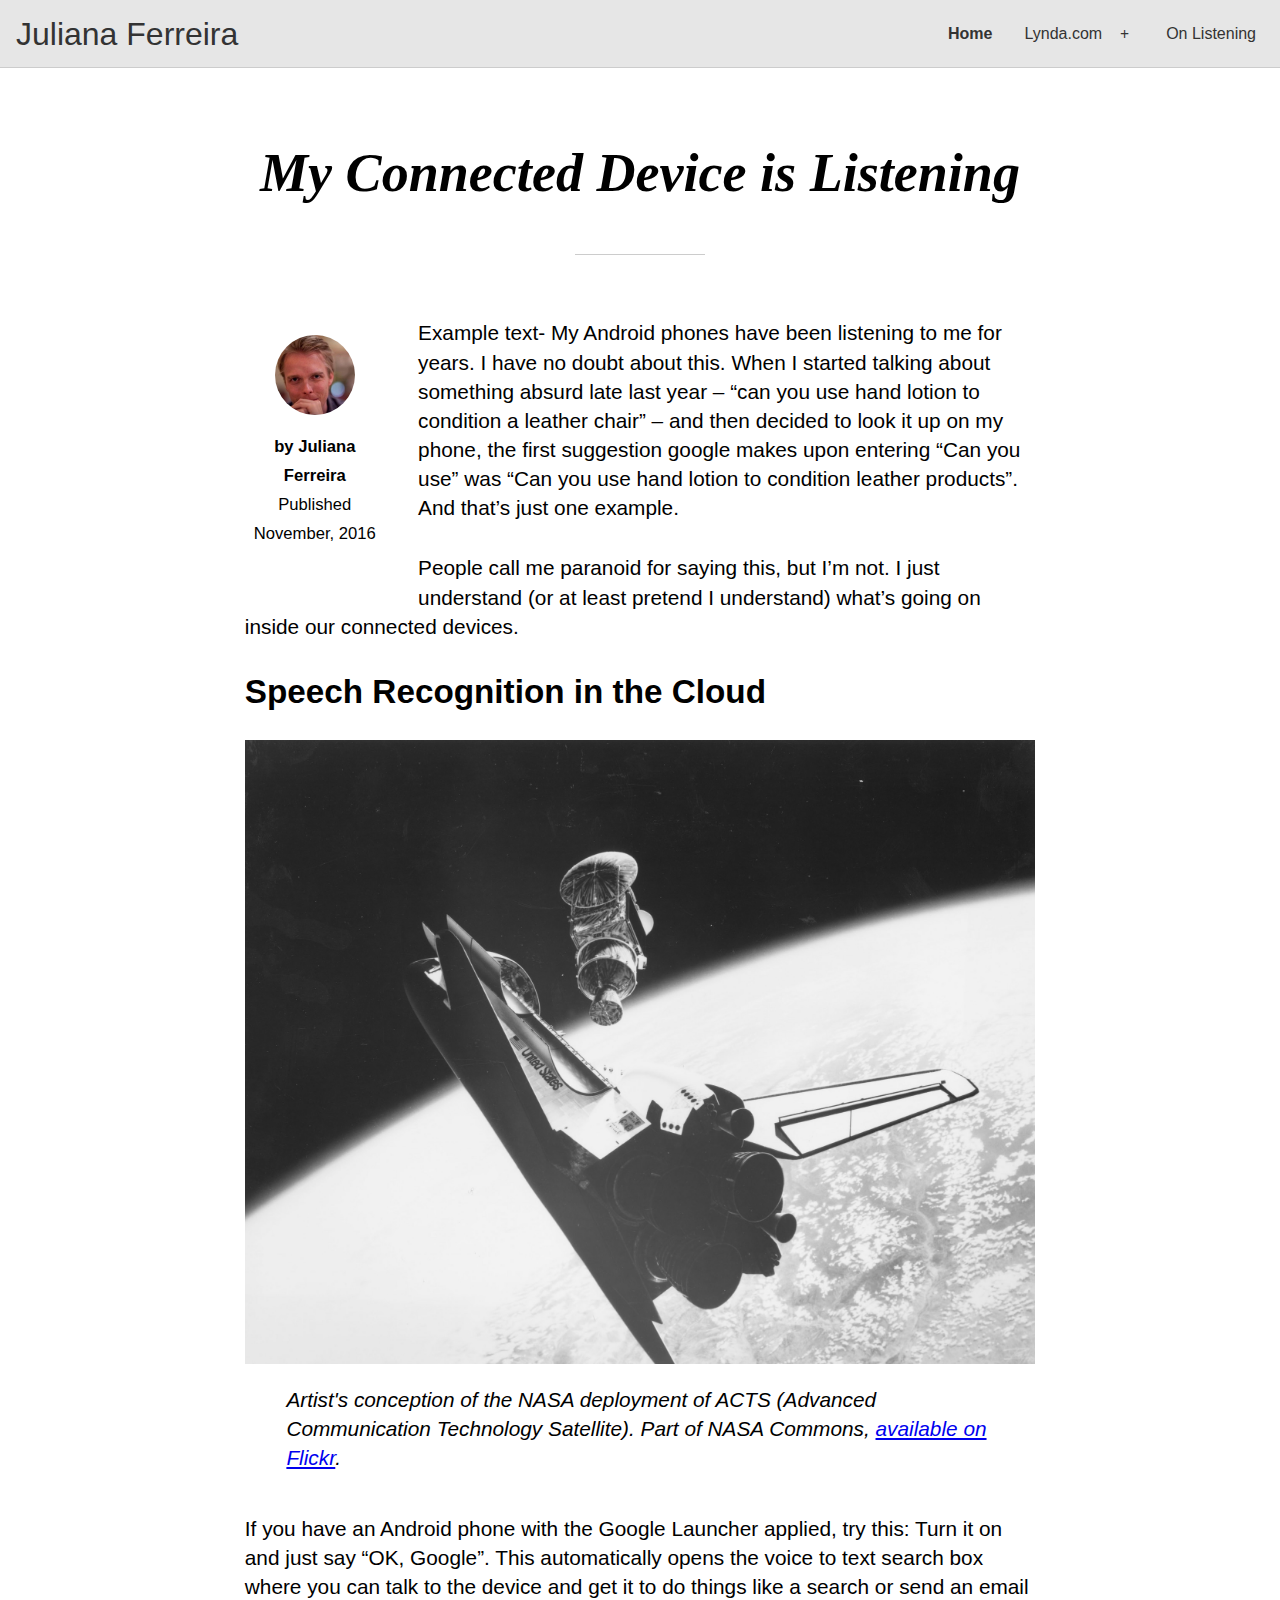
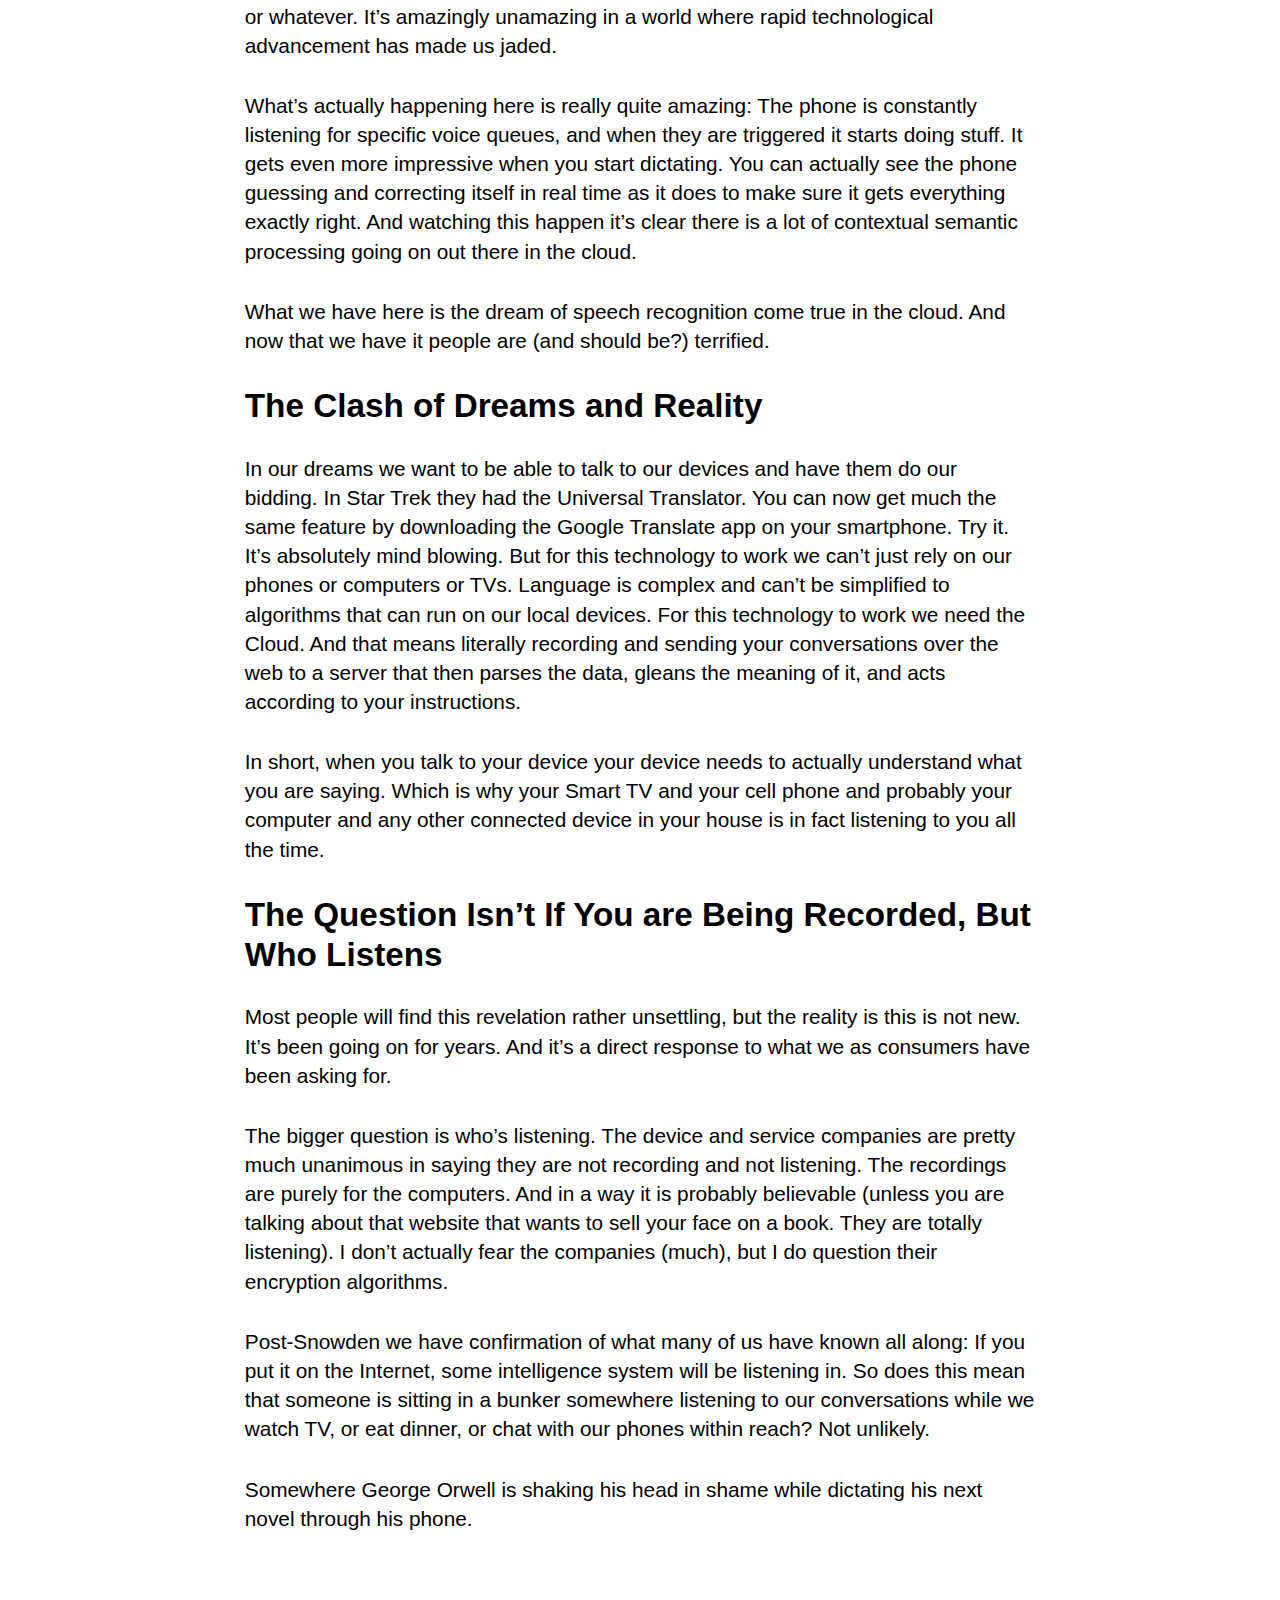
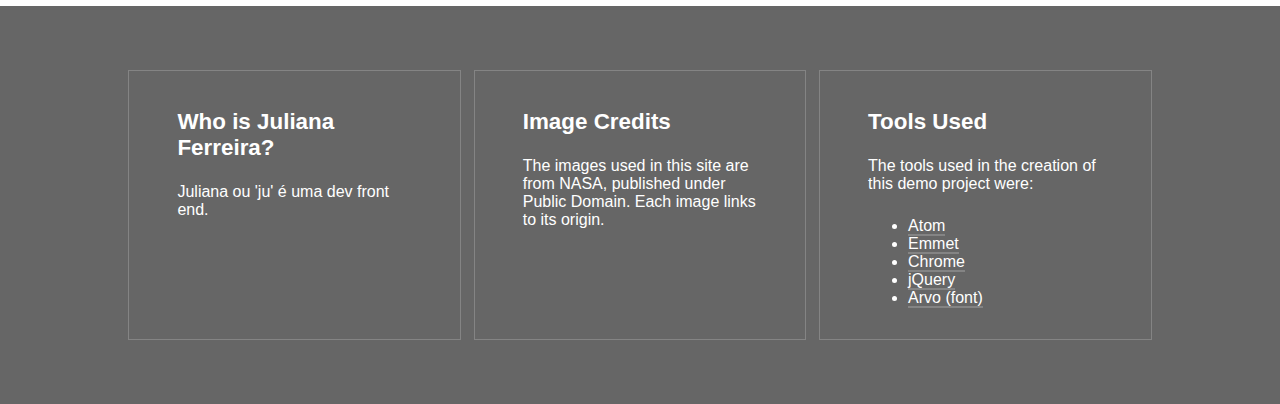
<file: 03_03_final/listening.html>
<!DOCTYPE html>
<html lang="en-US">

<head>
    <meta charset="UTF-8">
    <meta name="viewport" content="width=device-width, initial-scale=1">

    <title>On Listening </title>
    <meta name="description" content="Juliana Ferreira example site"/>

    <link href='https://fonts.googleapis.com/css?family=Arvo:400,400italic,700italic,700|Alegreya:400,400italic,700,700italic' rel='stylesheet' type='text/css'>
    <link rel="stylesheet" href="style.css" type="text/css" media="all">
</head>

<body>
    <a class="skip-link screen-reader-text" href="#content">Skip to content</a>

    <header class="masthead">
        <div class="site-branding">
            <h1 class="site-title"><a href="index.html">Juliana Ferreira</a></h1>
        </div>
        <nav id="site-navigation" class="main-navigation" role="navigation">
            <button class="menu-toggle" aria-controls="primary-menu" aria-expanded="false">Menu</button>
            <div class="menu-main-menu-container">
                <ul id="primary-menu" class="nav-menu">
                    <li class="menu-item current-menu-item"><a href="index.html">Home</a></li>
                    <li class="menu-item menu-item-has-children"><a href="http://lynda.com/" target="_blank">Lynda.com</a>
                        <ul class="sub-menu">
                            <li class="menu-item"><a href="http://www.lynda.com/Web-Design-training-tutorials/1376-0.html" target="_blank">Web Design Courses</a></li>
                            <li class="menu-item"><a href="http://www.lynda.com/HTML-training-tutorials/224-0.html" target="_blank">HTML Courses</a></li>
                            <li class="menu-item"><a href="http://www.lynda.com/CSS-training-tutorials/447-0.html" target="_blank">CSS Courses</a></li>
                          
                        </ul>
                    </li>
                    <li class="menu-item"><a href="listening.html">On Listening</a></li>
            </ul></div>
        </nav>
    </header>

    <section class="single">
        <main class="main-area content">
            <article class="post">
                <h1 class="post-title">My Connected Device is Listening</h1>
    			<div class="post-meta">
                    <div class="author-avatar">
                        <img alt="" src="images/morten.jpg">
                    </div>
                    <span class="byline">by Juliana Ferreira </span><span class="posted-on">Published <time class="entry-date published" datetime="2015-02-10T16:46:56+00:00">November, 2016</time> </span>
                </div>
                <div class="post-content">
                    <p> Example text- My Android phones have been listening to me for years. I have no doubt about this. When I started talking about something absurd late last year – “can you use hand lotion to condition a leather chair” – and then decided to look it up on my phone, the first suggestion google makes upon entering “Can you use” was “Can you use hand lotion to condition leather products”. And that’s just one example.</p>
                    <p>People call me paranoid for saying this, but I’m not. I just understand (or at least pretend I understand) what’s going on inside our connected devices.</p>
                    <h2>Speech Recognition in the Cloud</h2>
                    <figure>
                        <img src="images/satellite.jpg" alt="">
                        <figcaption>Artist's conception of the NASA deployment of ACTS (Advanced Communication Technology Satellite). Part of NASA Commons,  <a href="https://www.flickr.com/photos/nasacommons/16317497577/in/album-72157650355483458/" target="_blank">available on Flickr</a>.</figcaption>
                    </figure>
                    <p>If you have an Android phone with the Google Launcher applied, try this: Turn it on and just say “OK, Google”. This automatically opens the voice to text search box where you can talk to the device and get it to do things like a search or send an email or whatever. It’s amazingly unamazing in a world where rapid technological advancement has made us jaded.</p>
                    <p>What’s actually happening here is really quite amazing: The phone is constantly listening for specific voice queues, and when they are triggered it starts doing stuff. It gets even more impressive when you start dictating. You can actually see the phone guessing and correcting itself in real time as it does to make sure it gets everything exactly right. And watching this happen it’s clear there is a lot of contextual semantic processing going on out there in the cloud.</p>
                    <p>What we have here is the dream of speech recognition come true in the cloud. And now that we have it people are (and should be?) terrified.</p>
                    <h2>The Clash of Dreams and Reality</h2>
                    <p>In our dreams we want to be able to talk to our devices and have them do our bidding. In Star Trek they had the Universal Translator. You can now get much the same feature by downloading the Google Translate app on your smartphone. Try it. It’s absolutely mind blowing. But for this technology to work we can’t just rely on our phones or computers or TVs. Language is complex and can’t be simplified to algorithms that can run on our local devices. For this technology to work we need the Cloud. And that means literally recording and sending your conversations over the web to a server that then parses the data, gleans the meaning of it, and acts according to your instructions.</p>
                    <p>In short, when you talk to your device your device needs to actually understand what you are saying. Which is why your Smart TV and your cell phone and probably your computer and any other connected device in your house is in fact listening to you all the time.</p>
                    <h2>The Question Isn’t If You are Being Recorded, But Who Listens</h2>
                    <p>Most people will find this revelation rather unsettling, but the reality is this is not new. It’s been going on for years. And it’s a direct response to what we as consumers have been asking for.</p>
                    <p>The bigger question is who’s listening. The device and service companies are pretty much unanimous in saying they are not recording and not listening. The recordings are purely for the computers. And in a way it is probably believable (unless you are talking about that website that wants to sell your face on a book. They are totally listening). I don’t actually fear the companies (much), but I do question their encryption algorithms.</p>
                    <p>Post-Snowden we have confirmation of what many of us have known all along: If you put it on the Internet, some intelligence system will be listening in. So does this mean that someone is sitting in a bunker somewhere listening to our conversations while we watch TV, or eat dinner, or chat with our phones within reach? Not unlikely.</p>
                    <p>Somewhere George Orwell is shaking his head in shame while dictating his next novel through his phone.</p>
                </div>
            </article>
        </main>
    </section>

    <footer class="footer-area">
        <div class="widgets">
            <aside class="widget">
                <h3 class="widget-title">Who is Juliana Ferreira?</h3>
                <p>Juliana ou 'ju' é uma dev front end.</p>
            </aside>
            <aside class="widget">
                <h3 class="widget-title">Image Credits</h3>
                <p>The images used in this site are from NASA, published under Public Domain. Each image links to its origin.</p>
            </aside>
            <aside class="widget">
                <h3 class="widget-title">Tools Used</h3>
                <p>The tools used in the creation of this demo project were:</p>
                <ul>
                    <li><a href="http://atom.io/" target="_blank">Atom</a></li>
                    <li><a href="http://emmet.io/" target="_blank">Emmet</a></li>
                    <li><a href="https://www.google.com/chrome/" target="_blank">Chrome</a></li>
                    <li><a href="https://jquery.com/" target="_blank">jQuery</a></li>
                    <li><a href="https://www.google.com/fonts/specimen/Arvo" target="_blank">Arvo (font)</a></li>
                  
                </ul>
            </aside>
        </div>
    </footer>

    <script type="text/javascript" src="JS/libs/jquery-2.1.3.min.js"></script>
    <script type="text/javascript" src="JS/navigation.js"></script>
</body>

</html>
</file>
<file: 03_03_final/style.css>
/*
The primary stylesheet for Flexbox Menu Demo web page. This sheet pulls in all the components in order of appearance.
*/

@import url('CSS/reset.css');
@import url('CSS/accessibility.css');
@import url('CSS/layout.css');
@import url('CSS/typography.css');
@import url('CSS/masthead.css');
@import url('CSS/navigation.css');
@import url('CSS/images.css');
@import url('CSS/banner.css');
@import url('CSS/boxes.css');
@import url('CSS/intro.css');
@import url('CSS/levels.css');
@import url('CSS/footer.css');
@import url('CSS/single.css');
</file>
